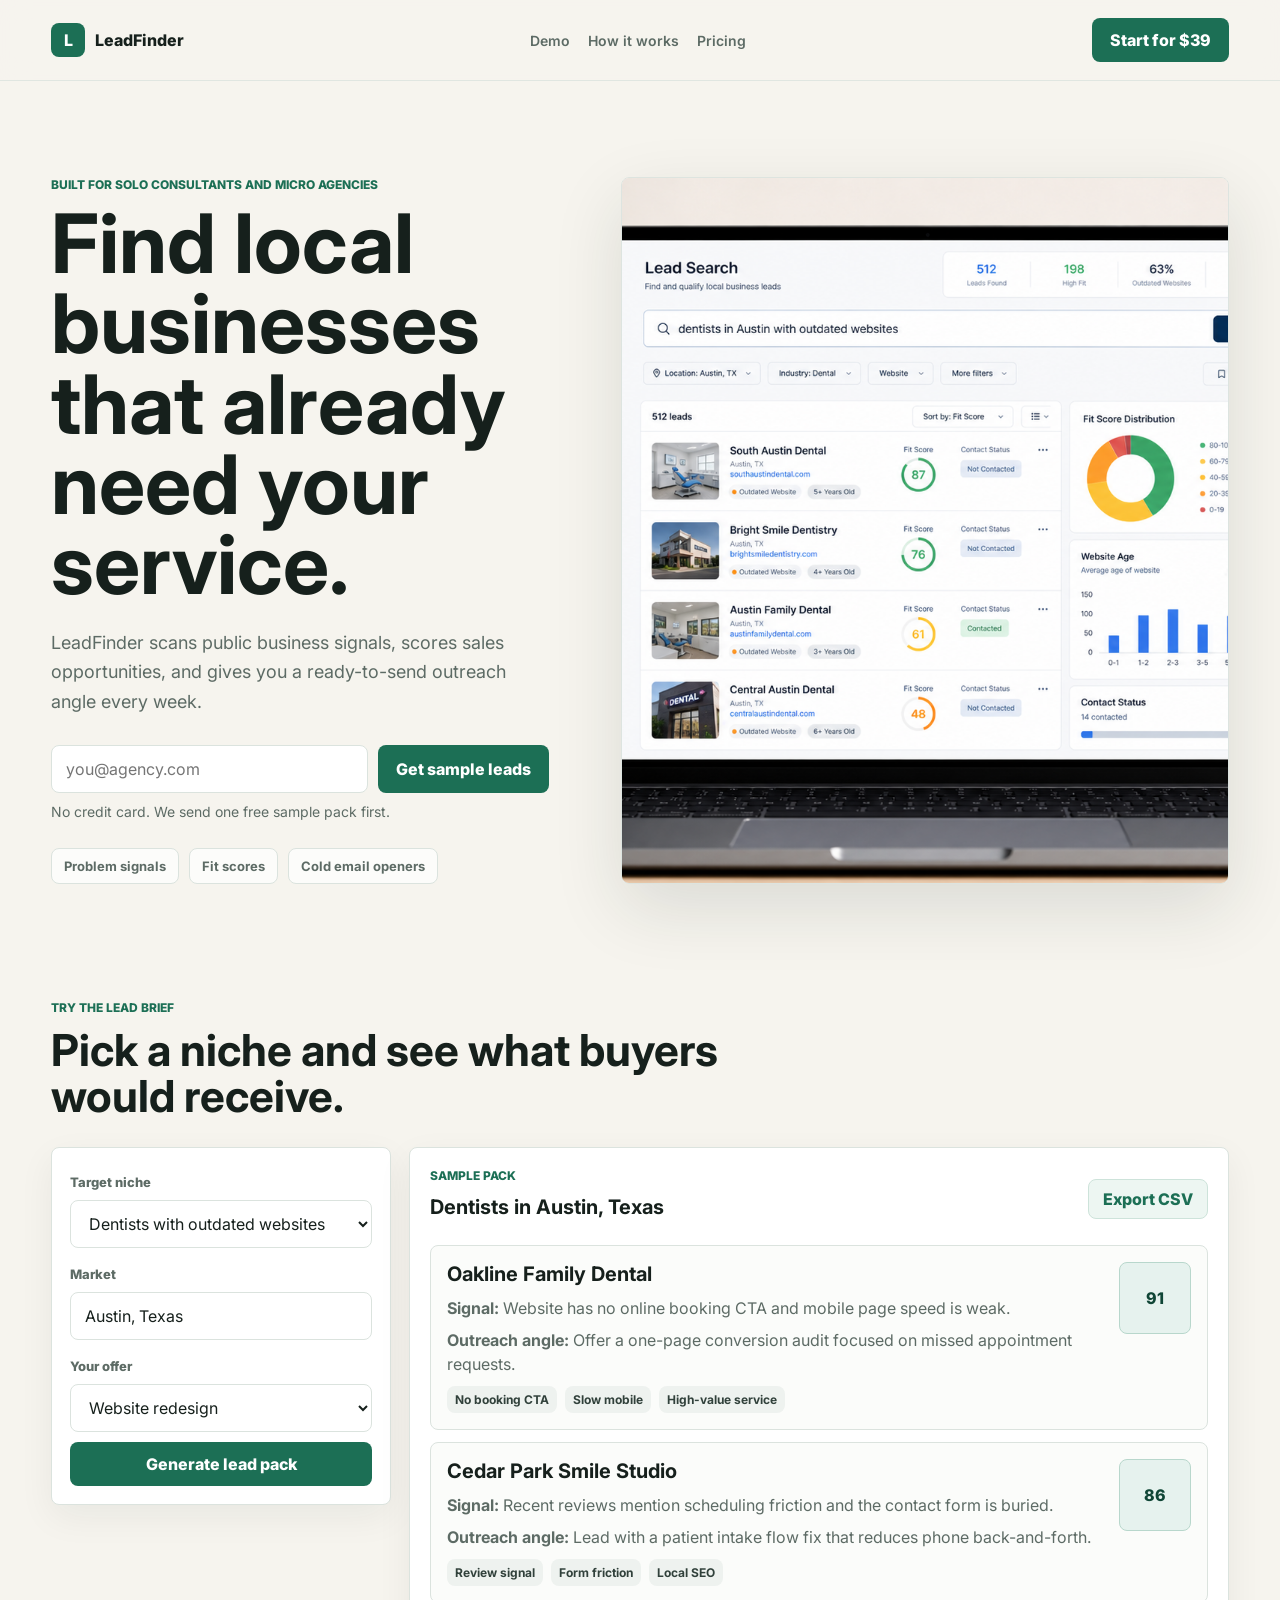
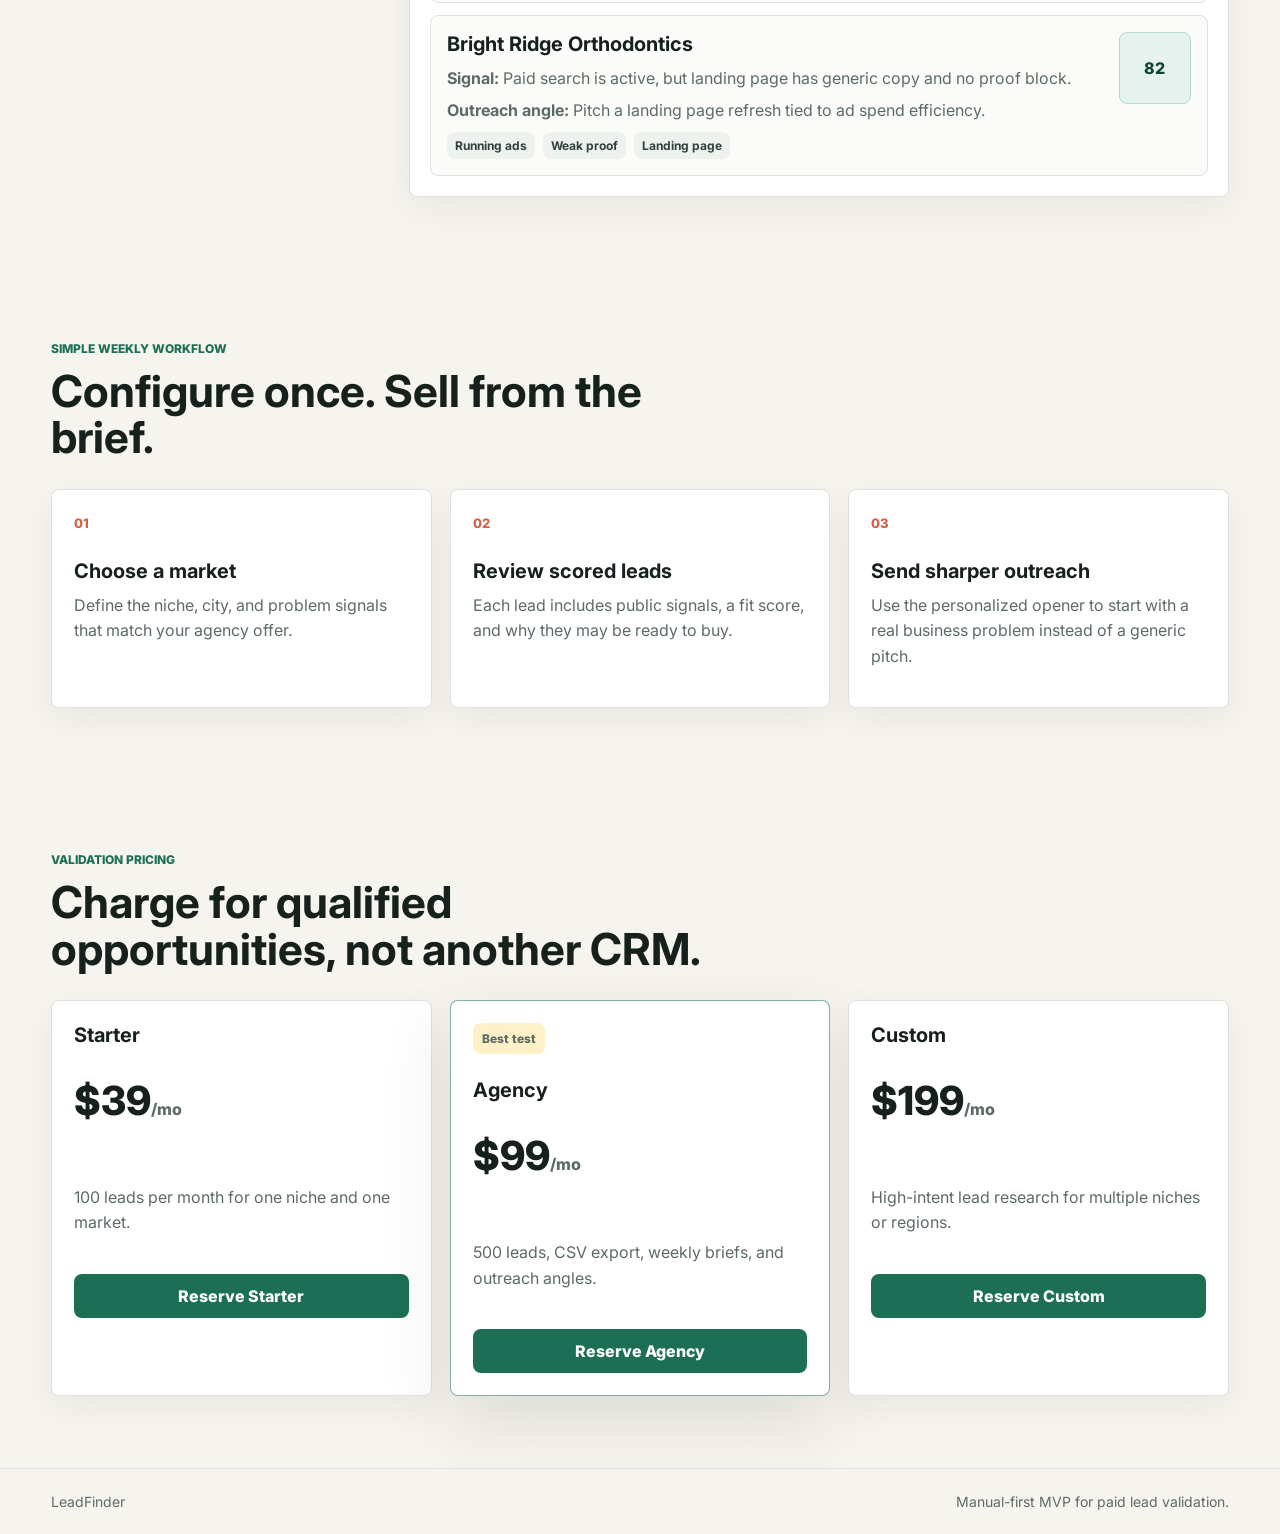
<file: index.html>
<!doctype html>
<html lang="en">
  <head>
    <meta charset="UTF-8" />
    <meta name="viewport" content="width=device-width, initial-scale=1.0" />
    <title>LeadFinder - B2B Lead Finder for Micro Agencies</title>
    <meta
      name="description"
      content="LeadFinder finds local businesses with visible growth problems and turns them into qualified outreach opportunities for micro agencies."
    />
    <link rel="preconnect" href="https://fonts.googleapis.com" />
    <link rel="preconnect" href="https://fonts.gstatic.com" crossorigin />
    <link
      href="https://fonts.googleapis.com/css2?family=Inter:wght@400;500;600;700;800&display=swap"
      rel="stylesheet"
    />
    <link rel="stylesheet" href="styles.css" />
  </head>
  <body>
    <header class="topbar">
      <a class="brand" href="#" aria-label="LeadFinder home">
        <span class="brand-mark">L</span>
        <span>LeadFinder</span>
      </a>
      <nav class="nav" aria-label="Primary navigation">
        <a href="#demo">Demo</a>
        <a href="#how">How it works</a>
        <a href="#pricing">Pricing</a>
      </nav>
      <a class="nav-cta" href="#pricing">Start for $39</a>
    </header>

    <main>
      <section class="hero">
        <div class="hero-copy">
          <p class="eyebrow">Built for solo consultants and micro agencies</p>
          <h1>Find local businesses that already need your service.</h1>
          <p class="hero-text">
            LeadFinder scans public business signals, scores sales opportunities, and gives you a ready-to-send
            outreach angle every week.
          </p>
          <form class="hero-form" id="waitlistForm">
            <label class="sr-only" for="email">Work email</label>
            <input id="email" name="email" type="email" placeholder="you@agency.com" required />
            <button type="submit">Get sample leads</button>
          </form>
          <p class="microcopy" id="formMessage">No credit card. We send one free sample pack first.</p>
          <div class="proof-strip" aria-label="Product highlights">
            <span>Problem signals</span>
            <span>Fit scores</span>
            <span>Cold email openers</span>
          </div>
        </div>
        <div class="hero-visual">
          <img
            src="assets/leadfinder-dashboard.png"
            alt="LeadFinder dashboard showing scored business leads and outreach opportunities"
          />
        </div>
      </section>

      <section class="demo" id="demo">
        <div class="section-heading">
          <p class="eyebrow">Try the lead brief</p>
          <h2>Pick a niche and see what buyers would receive.</h2>
        </div>
        <div class="demo-layout">
          <form class="lead-builder" id="leadForm">
            <label for="niche">Target niche</label>
            <select id="niche" name="niche">
              <option value="dentists">Dentists with outdated websites</option>
              <option value="gyms">Local gyms with weak reviews</option>
              <option value="shopify">Shopify stores missing retention basics</option>
            </select>

            <label for="location">Market</label>
            <input id="location" name="location" type="text" value="Austin, Texas" />

            <label for="offer">Your offer</label>
            <select id="offer" name="offer">
              <option>Website redesign</option>
              <option>Review generation</option>
              <option>Email marketing setup</option>
            </select>

            <button type="submit">Generate lead pack</button>
          </form>
          <div class="results-panel" aria-live="polite">
            <div class="results-header">
              <div>
                <p class="panel-label">Sample pack</p>
                <h3 id="packTitle">Dentists in Austin, Texas</h3>
              </div>
              <button class="ghost-button" id="exportButton" type="button">Export CSV</button>
            </div>
            <div class="lead-list" id="leadList"></div>
          </div>
        </div>
      </section>

      <section class="workflow" id="how">
        <div class="section-heading">
          <p class="eyebrow">Simple weekly workflow</p>
          <h2>Configure once. Sell from the brief.</h2>
        </div>
        <div class="steps">
          <article>
            <span>01</span>
            <h3>Choose a market</h3>
            <p>Define the niche, city, and problem signals that match your agency offer.</p>
          </article>
          <article>
            <span>02</span>
            <h3>Review scored leads</h3>
            <p>Each lead includes public signals, a fit score, and why they may be ready to buy.</p>
          </article>
          <article>
            <span>03</span>
            <h3>Send sharper outreach</h3>
            <p>Use the personalized opener to start with a real business problem instead of a generic pitch.</p>
          </article>
        </div>
      </section>

      <section class="pricing" id="pricing">
        <div class="section-heading">
          <p class="eyebrow">Validation pricing</p>
          <h2>Charge for qualified opportunities, not another CRM.</h2>
        </div>
        <div class="price-grid">
          <article class="price-card">
            <h3>Starter</h3>
            <p class="price">$39<span>/mo</span></p>
            <p>100 leads per month for one niche and one market.</p>
            <a href="mailto:tryleadfinder@gmail.com?subject=LeadFinder%20Starter">Reserve Starter</a>
          </article>
          <article class="price-card featured">
            <p class="badge">Best test</p>
            <h3>Agency</h3>
            <p class="price">$99<span>/mo</span></p>
            <p>500 leads, CSV export, weekly briefs, and outreach angles.</p>
            <a href="mailto:tryleadfinder@gmail.com?subject=LeadFinder%20Agency">Reserve Agency</a>
          </article>
          <article class="price-card">
            <h3>Custom</h3>
            <p class="price">$199<span>/mo</span></p>
            <p>High-intent lead research for multiple niches or regions.</p>
            <a href="mailto:tryleadfinder@gmail.com?subject=LeadFinder%20Custom">Reserve Custom</a>
          </article>
        </div>
      </section>
    </main>

    <footer>
      <span>LeadFinder</span>
      <span>Manual-first MVP for paid lead validation.</span>
    </footer>

    <script src="app.js"></script>
  </body>
</html>
</file>
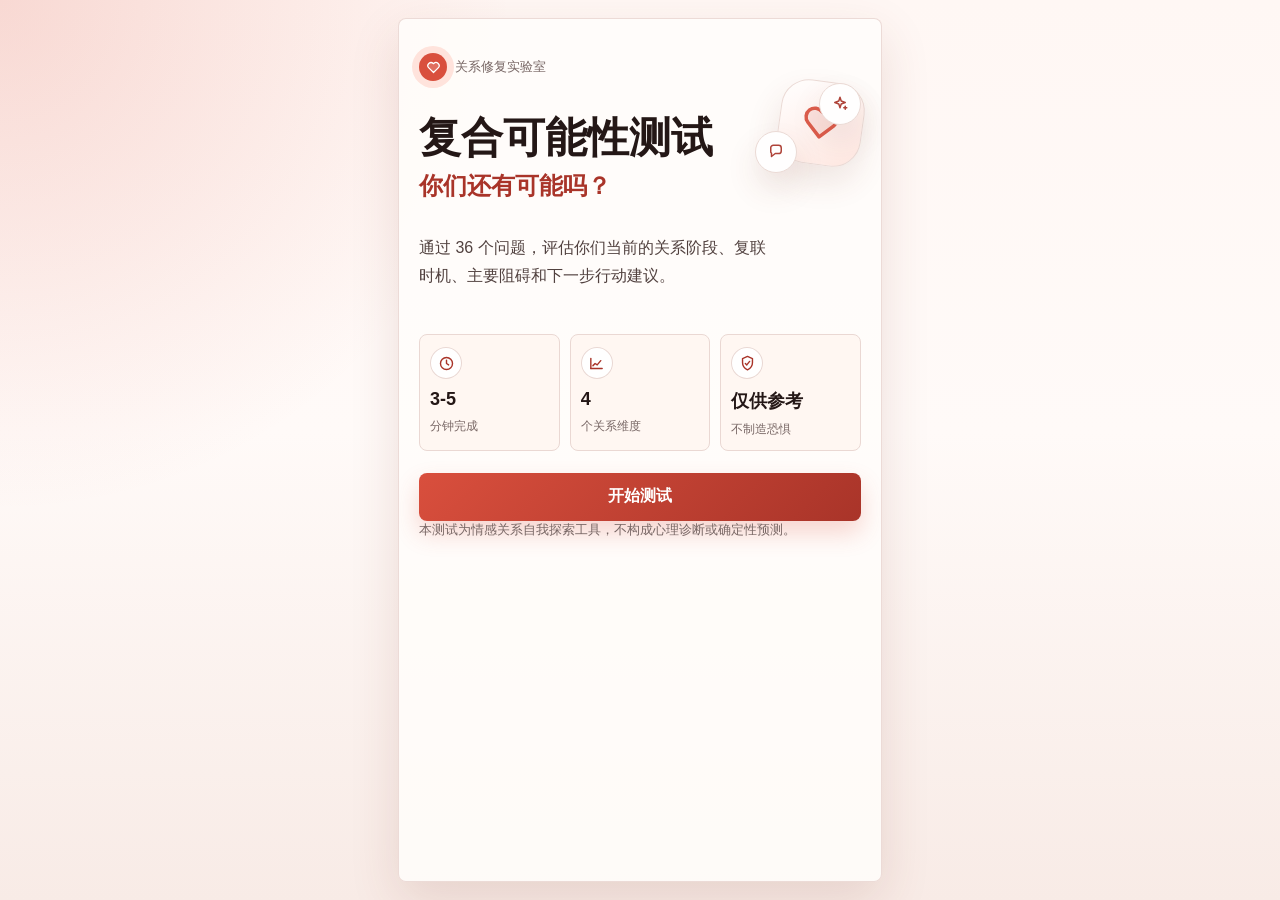
<file: reunion/index.html>
<!doctype html>
<html lang="zh-CN">
  <head>
    <meta charset="utf-8" />
    <meta name="viewport" content="width=device-width, initial-scale=1" />
    <title>复合可能性测试｜你们还有可能吗？</title>
    <meta
      name="description"
      content="通过36个问题评估当前关系状态、复联时机、修复阻碍和下一步建议。"
    />
    <link rel="stylesheet" href="styles.css" />
  </head>
  <body>
    <svg aria-hidden="true" class="icon-sprite">
      <symbol id="icon-heart" viewBox="0 0 24 24">
        <path d="M19.5 12.6 12 20l-7.5-7.4a5 5 0 0 1 7.1-7.1l.4.4.4-.4a5 5 0 0 1 7.1 7.1Z" />
      </symbol>
      <symbol id="icon-clock" viewBox="0 0 24 24">
        <circle cx="12" cy="12" r="8.5" />
        <path d="M12 7.5V12l3 2" />
      </symbol>
      <symbol id="icon-chart" viewBox="0 0 24 24">
        <path d="M4 19V5" />
        <path d="M4 19h16" />
        <path d="m7 15 3-3 3 2 5-6" />
      </symbol>
      <symbol id="icon-shield" viewBox="0 0 24 24">
        <path d="M12 21s7-3.5 7-10V5l-7-3-7 3v6c0 6.5 7 10 7 10Z" />
        <path d="m9 12 2 2 4-5" />
      </symbol>
      <symbol id="icon-spark" viewBox="0 0 24 24">
        <path d="M12 3l1.6 5.1L19 10l-5.4 1.9L12 17l-1.6-5.1L5 10l5.4-1.9L12 3Z" />
        <path d="M19 15v4" />
        <path d="M17 17h4" />
      </symbol>
      <symbol id="icon-lock" viewBox="0 0 24 24">
        <rect x="5" y="10" width="14" height="10" rx="2" />
        <path d="M8 10V7a4 4 0 0 1 8 0v3" />
      </symbol>
      <symbol id="icon-message" viewBox="0 0 24 24">
        <path d="M5 6.5A3.5 3.5 0 0 1 8.5 3h7A3.5 3.5 0 0 1 19 6.5v4A3.5 3.5 0 0 1 15.5 14H11l-5 4v-4.2A3.5 3.5 0 0 1 5 10.5v-4Z" />
      </symbol>
      <symbol id="icon-check" viewBox="0 0 24 24">
        <path d="m5 12 4 4 10-10" />
      </symbol>
    </svg>
    <main class="app-shell">
      <section class="hero" id="hero">
        <div class="brand-row">
          <span class="brand-dot"><svg class="icon"><use href="#icon-heart"></use></svg></span>
          <span>关系修复实验室</span>
        </div>
        <div class="hero-mark">
          <div class="hero-mark-main">
            <svg class="icon"><use href="#icon-heart"></use></svg>
          </div>
          <div class="hero-mark-chip left">
            <svg class="icon"><use href="#icon-message"></use></svg>
          </div>
          <div class="hero-mark-chip right">
            <svg class="icon"><use href="#icon-spark"></use></svg>
          </div>
        </div>
        <h1>复合可能性测试</h1>
        <p class="subtitle">你们还有可能吗？</p>
        <p class="intro">
          通过 36 个问题，评估你们当前的关系阶段、复联时机、主要阻碍和下一步行动建议。
        </p>
        <div class="metric-grid">
          <div>
            <span class="metric-icon"><svg class="icon"><use href="#icon-clock"></use></svg></span>
            <strong>3-5</strong>
            <span>分钟完成</span>
          </div>
          <div>
            <span class="metric-icon"><svg class="icon"><use href="#icon-chart"></use></svg></span>
            <strong>4</strong>
            <span>个关系维度</span>
          </div>
          <div>
            <span class="metric-icon"><svg class="icon"><use href="#icon-shield"></use></svg></span>
            <strong>仅供参考</strong>
            <span>不制造恐惧</span>
          </div>
        </div>
        <button class="primary-btn" id="startBtn">开始测试</button>
        <p class="fine-print">本测试为情感关系自我探索工具，不构成心理诊断或确定性预测。</p>
      </section>

      <section class="panel hidden" id="quiz">
        <div class="progress-wrap">
          <div class="progress-label">
            <span id="stepText">第 1 题 / 36 题</span>
            <span id="percentText">3%</span>
          </div>
          <div class="progress-track">
            <div class="progress-bar" id="progressBar"></div>
          </div>
        </div>

        <div class="question-card">
          <p class="question-tag">
            <svg class="icon" id="questionIcon"><use href="#icon-heart"></use></svg>
            <span id="questionTag">关系基础</span>
          </p>
          <h2 id="questionText"></h2>
          <div class="options" id="options"></div>
        </div>

        <div class="nav-row">
          <button class="ghost-btn" id="backBtn">上一题</button>
          <button class="primary-btn" id="nextBtn" disabled>下一题</button>
        </div>
      </section>

      <section class="panel hidden" id="result">
        <div class="result-top">
          <p class="question-tag centered">
            <svg class="icon"><use href="#icon-spark"></use></svg>
            <span>测试结果预览</span>
          </p>
          <h2>你的复合可能性报告已生成</h2>
          <div class="score-ring">
            <svg class="icon score-icon"><use href="#icon-heart"></use></svg>
            <span id="scoreValue">--</span>
            <small>/ 100</small>
          </div>
          <h3 id="stageTitle"></h3>
          <p id="stageSummary"></p>
        </div>

        <div class="preview-card">
          <div>
            <span><svg class="icon"><use href="#icon-shield"></use></svg>当前最大阻碍</span>
            <strong id="blockerText"></strong>
          </div>
          <div>
            <span><svg class="icon"><use href="#icon-chart"></use></svg>建议策略</span>
            <strong id="strategyText"></strong>
          </div>
          <div>
            <span><svg class="icon"><use href="#icon-clock"></use></svg>复联时机</span>
            <strong id="timingText"></strong>
          </div>
        </div>

        <div class="locked-card" id="lockedCard">
          <h3><svg class="icon"><use href="#icon-lock"></use></svg>完整报告包含</h3>
          <ul class="report-list">
            <li><svg class="icon"><use href="#icon-chart"></use></svg>4 个维度的具体得分和解释</li>
            <li><svg class="icon"><use href="#icon-heart"></use></svg>你们当前关系阶段的完整判断</li>
            <li><svg class="icon"><use href="#icon-clock"></use></svg>未来 7 天可以做和不要做的事</li>
            <li><svg class="icon"><use href="#icon-message"></use></svg>一段更稳妥的复联开场话术</li>
          </ul>
          <button class="primary-btn" id="unlockBtn">模拟解锁完整报告 ¥19.9</button>
          <p class="fine-print">原型模式：点击后直接展示完整报告，不会产生真实扣款。</p>
        </div>

        <div class="full-report hidden" id="fullReport">
          <h3><svg class="icon"><use href="#icon-spark"></use></svg>完整报告</h3>
          <div class="dimension-list" id="dimensionList"></div>
          <div class="advice-box">
            <h4><svg class="icon"><use href="#icon-clock"></use></svg>未来 7 天建议</h4>
            <p id="adviceText"></p>
          </div>
          <div class="advice-box soft">
            <h4><svg class="icon"><use href="#icon-message"></use></svg>复联开场话术</h4>
            <p id="scriptText"></p>
          </div>
        </div>

        <div class="nav-row">
          <button class="ghost-btn" id="restartBtn">重新测试</button>
          <button class="primary-btn" id="shareBtn">生成分享文案</button>
        </div>
      </section>
    </main>

    <div class="toast hidden" id="toast"></div>
    <script src="app.js"></script>
  </body>
</html>
</file>
<file: styles.css>
:root {
  color-scheme: light;
  --ink: #16201c;
  --muted: #5d6b65;
  --line: #dbe3de;
  --paper: #f6f4ee;
  --surface: #ffffff;
  --green: #1c6f55;
  --green-dark: #104636;
  --blue: #315f9a;
  --coral: #d35f45;
  --gold: #c99a2e;
  --shadow: 0 24px 70px rgba(23, 41, 34, 0.12);
}

* {
  box-sizing: border-box;
}

html {
  scroll-behavior: smooth;
}

body {
  margin: 0;
  font-family: Inter, system-ui, -apple-system, BlinkMacSystemFont, "Segoe UI", sans-serif;
  color: var(--ink);
  background: var(--paper);
}

a {
  color: inherit;
  text-decoration: none;
}

button,
input,
select {
  font: inherit;
}

.topbar {
  position: sticky;
  top: 0;
  z-index: 10;
  display: flex;
  align-items: center;
  justify-content: space-between;
  gap: 20px;
  padding: 18px clamp(18px, 4vw, 56px);
  background: rgba(246, 244, 238, 0.92);
  border-bottom: 1px solid rgba(219, 227, 222, 0.8);
  backdrop-filter: blur(14px);
}

.brand,
.nav {
  display: flex;
  align-items: center;
  gap: 18px;
}

.brand {
  gap: 10px;
  font-weight: 800;
}

.brand-mark {
  display: grid;
  width: 34px;
  height: 34px;
  place-items: center;
  color: #fff;
  background: var(--green);
  border-radius: 8px;
}

.nav {
  color: var(--muted);
  font-size: 14px;
  font-weight: 600;
}

.nav a:hover {
  color: var(--ink);
}

.nav-cta,
.hero-form button,
.lead-builder button,
.price-card a {
  display: inline-flex;
  min-height: 44px;
  align-items: center;
  justify-content: center;
  padding: 0 18px;
  color: #fff;
  background: var(--green);
  border: 0;
  border-radius: 8px;
  font-weight: 800;
  cursor: pointer;
}

.nav-cta:hover,
.hero-form button:hover,
.lead-builder button:hover,
.price-card a:hover {
  background: var(--green-dark);
}

.hero {
  display: grid;
  grid-template-columns: minmax(0, 0.9fr) minmax(360px, 1.1fr);
  gap: clamp(32px, 6vw, 72px);
  align-items: center;
  min-height: calc(100vh - 72px);
  padding: clamp(48px, 8vw, 96px) clamp(18px, 4vw, 56px) 44px;
}

.hero-copy {
  max-width: 660px;
}

.eyebrow,
.panel-label {
  margin: 0 0 12px;
  color: var(--green);
  font-size: 12px;
  font-weight: 800;
  letter-spacing: 0;
  text-transform: uppercase;
}

h1,
h2,
h3,
p {
  margin-top: 0;
}

h1 {
  margin-bottom: 22px;
  max-width: 780px;
  font-size: clamp(42px, 7vw, 82px);
  line-height: 0.98;
  letter-spacing: 0;
}

h2 {
  margin-bottom: 12px;
  font-size: clamp(28px, 4vw, 44px);
  line-height: 1.05;
  letter-spacing: 0;
}

h3 {
  margin-bottom: 10px;
  font-size: 20px;
  letter-spacing: 0;
}

.hero-text {
  max-width: 560px;
  color: var(--muted);
  font-size: 18px;
  line-height: 1.65;
}

.hero-form {
  display: grid;
  grid-template-columns: minmax(0, 1fr) auto;
  gap: 10px;
  max-width: 560px;
  margin-top: 28px;
}

.hero-form input,
.lead-builder input,
.lead-builder select {
  width: 100%;
  min-height: 48px;
  padding: 0 14px;
  color: var(--ink);
  background: var(--surface);
  border: 1px solid var(--line);
  border-radius: 8px;
  outline: 0;
}

.hero-form input:focus,
.lead-builder input:focus,
.lead-builder select:focus {
  border-color: var(--green);
  box-shadow: 0 0 0 4px rgba(28, 111, 85, 0.12);
}

.microcopy {
  margin: 10px 0 0;
  color: var(--muted);
  font-size: 14px;
}

.proof-strip {
  display: flex;
  flex-wrap: wrap;
  gap: 10px;
  margin-top: 28px;
}

.proof-strip span {
  padding: 9px 12px;
  background: rgba(255, 255, 255, 0.72);
  border: 1px solid var(--line);
  border-radius: 8px;
  color: var(--muted);
  font-size: 13px;
  font-weight: 700;
}

.hero-visual {
  align-self: stretch;
  min-height: 360px;
}

.hero-visual img {
  width: 100%;
  height: 100%;
  object-fit: cover;
  border: 1px solid rgba(219, 227, 222, 0.9);
  border-radius: 8px;
  box-shadow: var(--shadow);
}

.demo,
.workflow,
.pricing {
  padding: 72px clamp(18px, 4vw, 56px);
}

.section-heading {
  max-width: 720px;
  margin-bottom: 28px;
}

.section-heading h2 {
  max-width: 680px;
}

.demo-layout {
  display: grid;
  grid-template-columns: 340px minmax(0, 1fr);
  gap: 18px;
  align-items: start;
}

.lead-builder,
.results-panel,
.steps article,
.price-card {
  background: var(--surface);
  border: 1px solid var(--line);
  border-radius: 8px;
  box-shadow: 0 12px 36px rgba(23, 41, 34, 0.06);
}

.lead-builder {
  display: grid;
  gap: 10px;
  padding: 18px;
}

.lead-builder label {
  margin-top: 8px;
  color: var(--muted);
  font-size: 13px;
  font-weight: 800;
}

.results-panel {
  padding: 20px;
}

.results-header {
  display: flex;
  align-items: center;
  justify-content: space-between;
  gap: 16px;
  margin-bottom: 16px;
}

.ghost-button {
  min-height: 40px;
  padding: 0 14px;
  color: var(--green);
  background: #edf6f2;
  border: 1px solid #cde3da;
  border-radius: 8px;
  font-weight: 800;
  cursor: pointer;
}

.lead-list {
  display: grid;
  gap: 12px;
}

.lead-card {
  display: grid;
  grid-template-columns: minmax(0, 1fr) auto;
  gap: 14px;
  padding: 16px;
  border: 1px solid var(--line);
  border-radius: 8px;
  background: #fbfcfa;
}

.lead-card p {
  margin-bottom: 8px;
  color: var(--muted);
  line-height: 1.5;
}

.lead-meta {
  display: flex;
  flex-wrap: wrap;
  gap: 8px;
  margin-top: 10px;
}

.lead-meta span {
  padding: 6px 8px;
  border-radius: 8px;
  color: #31413b;
  background: #eef2ef;
  font-size: 12px;
  font-weight: 700;
}

.score {
  display: grid;
  width: 72px;
  height: 72px;
  place-items: center;
  border: 1px solid #b8d7cc;
  border-radius: 8px;
  color: var(--green-dark);
  background: #e6f2ee;
  font-weight: 800;
}

.steps,
.price-grid {
  display: grid;
  grid-template-columns: repeat(3, minmax(0, 1fr));
  gap: 18px;
}

.steps article,
.price-card {
  padding: 22px;
}

.steps span {
  display: inline-flex;
  margin-bottom: 28px;
  color: var(--coral);
  font-size: 13px;
  font-weight: 800;
}

.steps p,
.price-card p {
  color: var(--muted);
  line-height: 1.6;
}

.price-card {
  position: relative;
  display: grid;
  gap: 12px;
  align-content: start;
}

.price-card.featured {
  border-color: rgba(28, 111, 85, 0.55);
  box-shadow: var(--shadow);
}

.badge {
  width: fit-content;
  padding: 6px 9px;
  color: #5a3c00;
  background: #fff1c7;
  border-radius: 8px;
  font-size: 12px;
  font-weight: 800;
}

.price {
  color: var(--ink) !important;
  font-size: 40px;
  font-weight: 800;
}

.price span {
  color: var(--muted);
  font-size: 16px;
}

.price-card a {
  margin-top: 10px;
}

footer {
  display: flex;
  justify-content: space-between;
  gap: 18px;
  padding: 24px clamp(18px, 4vw, 56px);
  color: var(--muted);
  border-top: 1px solid var(--line);
  font-size: 14px;
}

.sr-only {
  position: absolute;
  width: 1px;
  height: 1px;
  padding: 0;
  overflow: hidden;
  clip: rect(0, 0, 0, 0);
  white-space: nowrap;
  border: 0;
}

@media (max-width: 920px) {
  .nav {
    display: none;
  }

  .hero {
    grid-template-columns: 1fr;
    min-height: auto;
  }

  .hero-visual {
    min-height: 300px;
  }

  .demo-layout,
  .steps,
  .price-grid {
    grid-template-columns: 1fr;
  }
}

@media (max-width: 560px) {
  .topbar {
    padding: 14px 16px;
  }

  .nav-cta {
    display: none;
  }

  .hero,
  .demo,
  .workflow,
  .pricing {
    padding-left: 16px;
    padding-right: 16px;
  }

  .hero-form,
  .lead-card,
  .results-header,
  footer {
    grid-template-columns: 1fr;
    display: grid;
  }

  .hero-form button,
  .score,
  .ghost-button {
    width: 100%;
  }

  .score {
    height: 48px;
  }
}
</file>
<file: reunion/styles.css>
:root {
  color-scheme: light;
  --bg: #fff7f4;
  --ink: #241716;
  --muted: #786765;
  --line: #ead8d3;
  --panel: #fffdfb;
  --accent: #d94f3d;
  --accent-dark: #a93429;
  --accent-soft: #ffe3dc;
  --gold: #b47631;
  --shadow: 0 18px 50px rgba(126, 54, 43, 0.14);
}

* {
  box-sizing: border-box;
}

body {
  margin: 0;
  min-height: 100vh;
  font-family:
    -apple-system, BlinkMacSystemFont, "Segoe UI", "PingFang SC", "Hiragino Sans GB",
    "Microsoft YaHei", sans-serif;
  color: var(--ink);
  background:
    radial-gradient(circle at top left, rgba(217, 79, 61, 0.18), transparent 32rem),
    linear-gradient(180deg, #fff7f4 0%, #fffaf8 48%, #f8ebe6 100%);
}

button {
  font: inherit;
}

.icon-sprite {
  position: absolute;
  width: 0;
  height: 0;
  overflow: hidden;
}

.icon {
  width: 18px;
  height: 18px;
  flex: 0 0 auto;
  fill: none;
  stroke: currentColor;
  stroke-width: 2;
  stroke-linecap: round;
  stroke-linejoin: round;
}

.app-shell {
  width: min(100%, 520px);
  min-height: 100vh;
  margin: 0 auto;
  padding: 18px;
}

.hero,
.panel {
  min-height: calc(100vh - 36px);
  padding: 28px 20px;
  background: rgba(255, 253, 251, 0.86);
  border: 1px solid rgba(234, 216, 211, 0.9);
  border-radius: 8px;
  box-shadow: var(--shadow);
}

.hero {
  position: relative;
  display: flex;
  flex-direction: column;
  justify-content: flex-start;
  overflow: hidden;
  padding-top: 34px;
}

.brand-row,
.question-tag,
.fine-print {
  color: var(--muted);
  font-size: 13px;
}

.brand-row {
  display: flex;
  align-items: center;
  gap: 8px;
  margin-bottom: 34px;
}

.brand-dot {
  display: inline-flex;
  align-items: center;
  justify-content: center;
  width: 28px;
  height: 28px;
  border-radius: 999px;
  color: white;
  background: var(--accent);
  box-shadow: 0 0 0 7px var(--accent-soft);
}

.brand-dot .icon {
  width: 15px;
  height: 15px;
  fill: rgba(255, 255, 255, 0.18);
}

.hero-mark {
  position: absolute;
  top: 62px;
  right: 18px;
  width: 118px;
  height: 96px;
  opacity: 0.92;
  pointer-events: none;
}

.hero-mark-main,
.hero-mark-chip {
  display: flex;
  align-items: center;
  justify-content: center;
  border: 1px solid var(--line);
  box-shadow: 0 16px 32px rgba(126, 54, 43, 0.12);
}

.hero-mark-main {
  width: 84px;
  height: 84px;
  margin-left: auto;
  color: var(--accent);
  border-radius: 28px;
  background: linear-gradient(145deg, #fff, #ffe6df);
  transform: rotate(8deg);
}

.hero-mark-main .icon {
  width: 42px;
  height: 42px;
  fill: rgba(217, 79, 61, 0.12);
}

.hero-mark-chip {
  position: absolute;
  width: 42px;
  height: 42px;
  color: var(--accent-dark);
  border-radius: 999px;
  background: #fff;
}

.hero-mark-chip.left {
  left: 10px;
  bottom: 4px;
}

.hero-mark-chip.right {
  right: 2px;
  top: 2px;
}

h1,
h2,
h3,
h4,
p {
  margin-top: 0;
}

h1 {
  max-width: 310px;
  margin-bottom: 10px;
  font-size: 42px;
  line-height: 1.08;
  letter-spacing: 0;
}

.subtitle {
  margin-bottom: 14px;
  color: var(--accent-dark);
  font-size: 24px;
  font-weight: 800;
}

.intro {
  max-width: 360px;
  margin-top: 18px;
  color: #51413f;
  font-size: 16px;
  line-height: 1.75;
}

.metric-grid {
  display: grid;
  grid-template-columns: repeat(3, 1fr);
  gap: 10px;
  margin: 28px 0 22px;
}

.metric-grid div {
  min-height: 78px;
  padding: 12px 10px;
  border: 1px solid var(--line);
  border-radius: 8px;
  background: #fff7f2;
}

.metric-icon {
  display: inline-flex;
  align-items: center;
  justify-content: center;
  width: 32px;
  height: 32px;
  margin-bottom: 10px;
  color: var(--accent-dark);
  border-radius: 999px;
  background: #fff;
  box-shadow: inset 0 0 0 1px var(--line);
}

.metric-icon .icon {
  width: 17px;
  height: 17px;
}

.metric-grid strong,
.metric-grid span {
  display: block;
}

.metric-grid strong {
  margin-bottom: 8px;
  font-size: 18px;
}

.metric-grid span {
  color: var(--muted);
  font-size: 12px;
  line-height: 1.35;
}

.metric-grid .metric-icon {
  display: inline-flex;
  color: var(--accent-dark);
}

.primary-btn,
.ghost-btn {
  min-height: 48px;
  border-radius: 8px;
  border: 0;
  cursor: pointer;
  font-weight: 800;
}

.primary-btn {
  width: 100%;
  color: white;
  background: linear-gradient(135deg, var(--accent), var(--accent-dark));
  box-shadow: 0 12px 24px rgba(217, 79, 61, 0.22);
}

.primary-btn:disabled {
  cursor: not-allowed;
  opacity: 0.45;
  box-shadow: none;
}

.ghost-btn {
  color: var(--accent-dark);
  background: var(--accent-soft);
}

.progress-wrap {
  margin-bottom: 22px;
}

.progress-label,
.nav-row {
  display: flex;
  justify-content: space-between;
  gap: 12px;
}

.progress-label {
  margin-bottom: 10px;
  color: var(--muted);
  font-size: 13px;
}

.progress-track {
  height: 8px;
  overflow: hidden;
  border-radius: 999px;
  background: var(--line);
}

.progress-bar {
  width: 0;
  height: 100%;
  border-radius: inherit;
  background: var(--accent);
  transition: width 180ms ease;
}

.question-card {
  padding: 20px 0 12px;
}

.question-tag {
  display: inline-flex;
  align-items: center;
  gap: 7px;
  min-height: 30px;
  padding: 5px 10px;
  border-radius: 999px;
  background: #fff3ee;
}

.question-tag.centered {
  justify-content: center;
}

.question-tag .icon {
  width: 15px;
  height: 15px;
  color: var(--accent);
}

.question-card h2 {
  min-height: 82px;
  margin-bottom: 20px;
  font-size: 24px;
  line-height: 1.35;
}

.options {
  display: grid;
  gap: 12px;
}

.option-btn {
  display: flex;
  align-items: center;
  gap: 12px;
  width: 100%;
  min-height: 56px;
  padding: 14px 16px;
  color: var(--ink);
  text-align: left;
  border: 1px solid var(--line);
  border-radius: 8px;
  background: #fff;
  cursor: pointer;
}

.choice-index {
  display: inline-flex;
  align-items: center;
  justify-content: center;
  width: 30px;
  height: 30px;
  color: var(--accent-dark);
  border-radius: 999px;
  background: #fff6f2;
  font-size: 13px;
  font-weight: 900;
}

.option-text {
  flex: 1 1 auto;
  line-height: 1.45;
}

.option-check {
  width: 20px;
  height: 20px;
  color: transparent;
}

.option-btn.selected {
  border-color: var(--accent);
  background: var(--accent-soft);
  box-shadow: inset 0 0 0 1px var(--accent);
}

.option-btn.selected .choice-index {
  color: white;
  background: var(--accent);
}

.option-btn.selected .option-check {
  color: var(--accent-dark);
}

.nav-row {
  margin-top: 22px;
}

.nav-row .ghost-btn,
.nav-row .primary-btn {
  width: 50%;
}

.result-top {
  text-align: center;
}

.result-top h2 {
  margin-bottom: 18px;
  font-size: 26px;
}

.score-ring {
  position: relative;
  display: inline-flex;
  align-items: baseline;
  justify-content: center;
  width: 150px;
  height: 150px;
  margin-bottom: 18px;
  border: 10px solid var(--accent-soft);
  border-top-color: var(--accent);
  border-radius: 999px;
  background: #fff;
}

.score-icon {
  position: absolute;
  top: 22px;
  width: 20px;
  height: 20px;
  color: var(--accent);
  fill: rgba(217, 79, 61, 0.1);
}

.score-ring span {
  font-size: 48px;
  font-weight: 900;
}

.score-ring small {
  color: var(--muted);
}

#stageSummary {
  color: #51413f;
  line-height: 1.7;
}

.preview-card,
.locked-card,
.full-report,
.advice-box {
  margin-top: 18px;
  padding: 16px;
  border: 1px solid var(--line);
  border-radius: 8px;
  background: #fff;
}

.preview-card {
  display: grid;
  gap: 12px;
}

.preview-card div,
.dimension-item {
  display: flex;
  align-items: center;
  justify-content: space-between;
  gap: 16px;
  padding-bottom: 12px;
  border-bottom: 1px solid var(--line);
}

.preview-card div:last-child,
.dimension-item:last-child {
  padding-bottom: 0;
  border-bottom: 0;
}

.preview-card span,
.dimension-item span {
  display: inline-flex;
  align-items: center;
  gap: 7px;
  color: var(--muted);
}

.preview-card .icon,
.dimension-item .icon {
  width: 16px;
  height: 16px;
  color: var(--accent);
}

.preview-card strong,
.dimension-item strong {
  text-align: right;
}

.locked-card h3,
.full-report h3,
.advice-box h4 {
  display: flex;
  align-items: center;
  gap: 8px;
}

.locked-card h3 .icon,
.full-report h3 .icon,
.advice-box h4 .icon {
  width: 18px;
  height: 18px;
  color: var(--accent);
}

.report-list {
  display: grid;
  gap: 10px;
  padding-left: 0;
  color: #51413f;
  line-height: 1.8;
  list-style: none;
}

.report-list li {
  display: flex;
  align-items: flex-start;
  gap: 9px;
}

.report-list .icon {
  width: 17px;
  height: 17px;
  margin-top: 6px;
  color: var(--gold);
}

.dimension-list {
  display: grid;
  gap: 12px;
}

.advice-box {
  background: #fff8f5;
}

.advice-box.soft {
  background: #fffdf8;
}

.advice-box p {
  margin-bottom: 0;
  color: #51413f;
  line-height: 1.75;
}

.toast {
  position: fixed;
  right: 16px;
  bottom: 16px;
  left: 16px;
  max-width: 460px;
  margin: 0 auto;
  padding: 14px 16px;
  color: white;
  border-radius: 8px;
  background: rgba(36, 23, 22, 0.92);
  box-shadow: var(--shadow);
}

.hidden {
  display: none;
}

@media (max-width: 380px) {
  .app-shell {
    padding: 10px;
  }

  .hero,
  .panel {
    min-height: calc(100vh - 20px);
    padding: 22px 16px;
  }

  .brand-row {
    margin-bottom: 28px;
  }

  .hero-mark {
    top: 56px;
    right: 10px;
    width: 100px;
    height: 82px;
  }

  .hero-mark-main {
    width: 72px;
    height: 72px;
    border-radius: 24px;
  }

  .hero-mark-main .icon {
    width: 34px;
    height: 34px;
  }

  .hero-mark-chip {
    width: 36px;
    height: 36px;
  }

  h1 {
    max-width: 250px;
    font-size: 35px;
  }

  .metric-grid {
    grid-template-columns: 1fr;
  }
}
</file>
